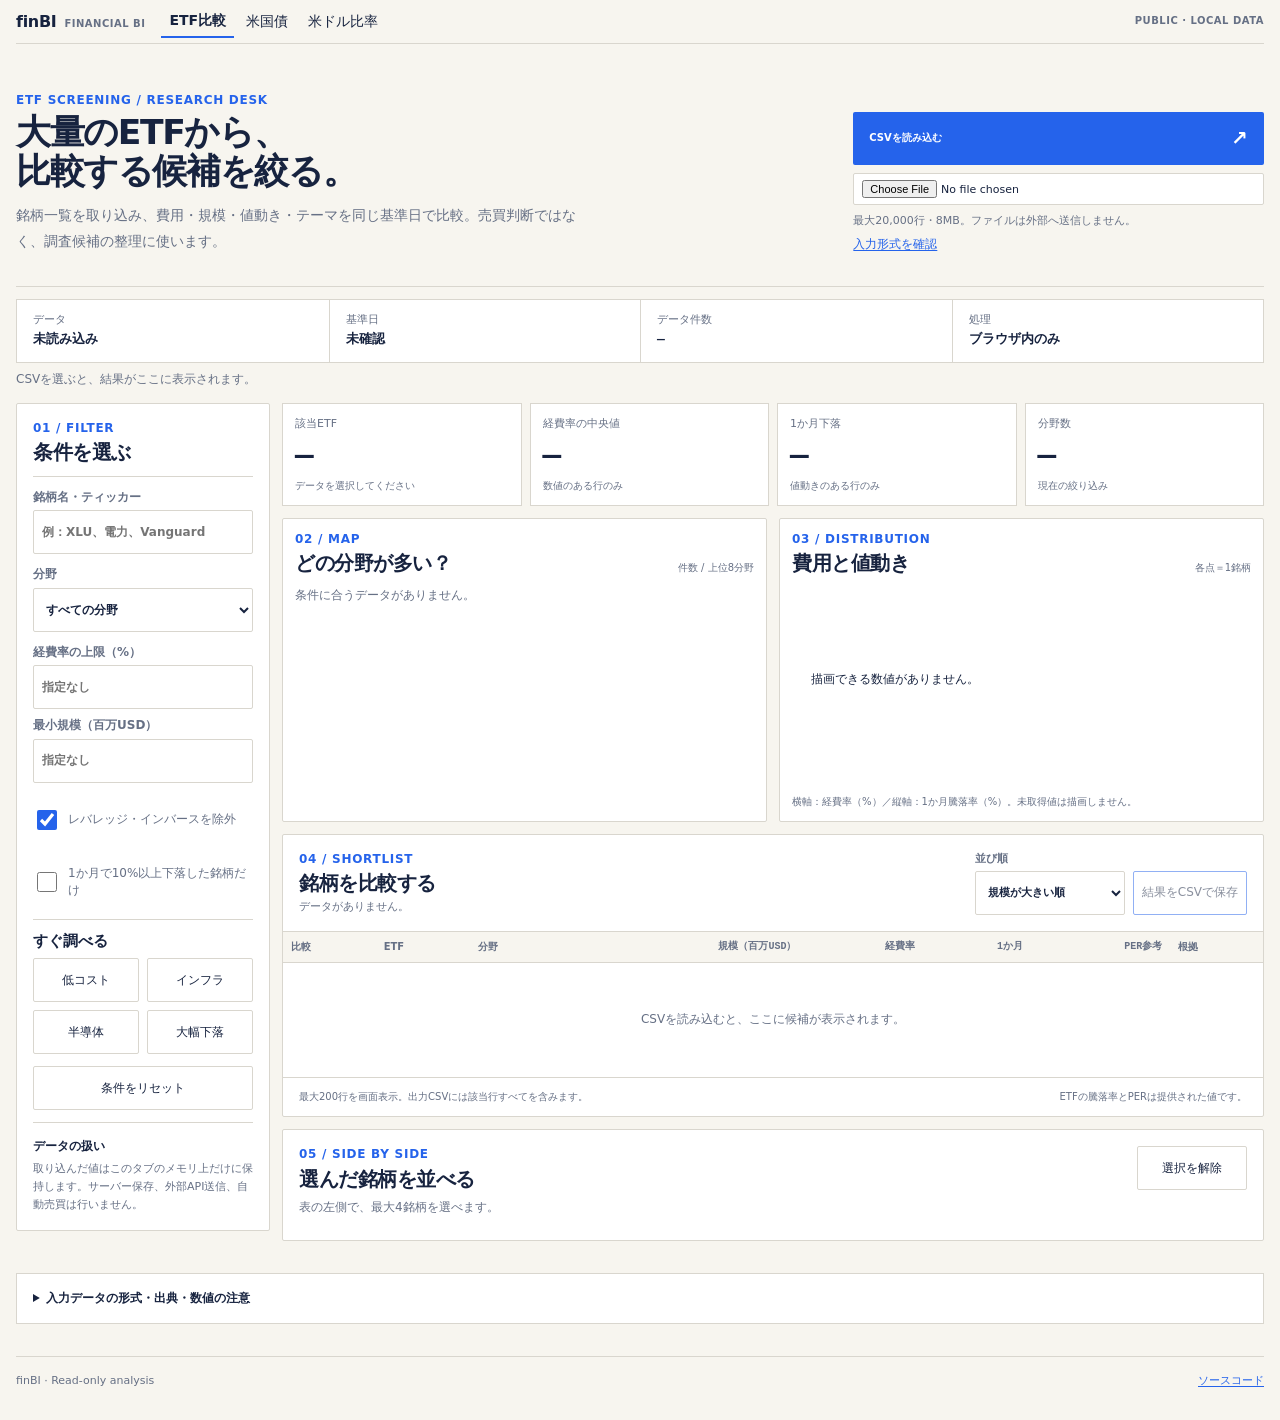
<file: web/screener.html>
<!doctype html>
<html lang="ja">
<head>
  <meta charset="utf-8">
  <meta name="viewport" content="width=device-width, initial-scale=1">
  <meta name="description" content="ETFを大量に読み込み、費用、規模、テーマ、値動きを絞り込んで比較。データはブラウザ内だけで処理します。">
  <meta name="theme-color" content="#F7F5EF" media="(prefers-color-scheme: light)">
  <meta name="theme-color" content="#0B0F17" media="(prefers-color-scheme: dark)">
  <title>ETFスクリーナー | finBI</title>
  <link rel="stylesheet" href="./styles.css">
  <link rel="stylesheet" href="./screener.css">
</head>
<body>
  <div class="shell screen-shell">
    <header class="appbar" aria-label="サイト案内">
      <div class="brand"><a href="./index.html" class="brand-home">finBI</a><span>Financial BI</span></div>
      <nav class="appnav" aria-label="分析画面">
        <a href="./screener.html" aria-current="page">ETF比較</a>
        <a href="./index.html#rates-desk">米国債</a>
        <a href="./index.html#fx-desk">米ドル比率</a>
      </nav>
      <span class="publication-state">PUBLIC · LOCAL DATA</span>
    </header>

    <main>
      <section class="screen-intro" aria-labelledby="screen-title">
        <div>
          <p class="eyebrow">ETF SCREENING / RESEARCH DESK</p>
          <h1 id="screen-title">大量のETFから、<br>比較する候補を絞る。</h1>
          <p class="screen-lead">銘柄一覧を取り込み、費用・規模・値動き・テーマを同じ基準日で比較。売買判断ではなく、調査候補の整理に使います。</p>
        </div>
        <div class="screen-intro-action">
          <label class="file-button" for="data-file">CSVを読み込む <span aria-hidden="true">↗</span></label>
          <input id="data-file" type="file" accept=".csv,text/csv" aria-describedby="file-help">
          <p id="file-help">最大20,000行・8MB。ファイルは外部へ送信しません。</p>
          <a id="template-link" href="#data-format">入力形式を確認</a>
        </div>
      </section>

      <section class="data-strip" aria-label="読み込んだデータの状態">
        <div><span>データ</span><strong id="dataset-label">未読み込み</strong></div>
        <div><span>基準日</span><strong id="as-of-label">未確認</strong></div>
        <div><span>データ件数</span><strong id="source-count">—</strong></div>
        <div><span>処理</span><strong>ブラウザ内のみ</strong></div>
      </section>
      <p id="load-message" class="feedback-line" role="status" aria-live="polite">CSVを選ぶと、結果がここに表示されます。</p>

      <section class="screen-workspace" aria-label="ETFの絞り込みと結果">
        <aside class="filters card" aria-labelledby="filter-title">
          <div class="filters-top"><p class="eyebrow">01 / FILTER</p><h2 id="filter-title">条件を選ぶ</h2></div>
          <label for="search">銘柄名・ティッカー
            <input id="search" type="search" placeholder="例：XLU、電力、Vanguard" autocomplete="off">
          </label>
          <label for="sector">分野
            <select id="sector"><option value="">すべての分野</option></select>
          </label>
          <div class="filter-split">
            <label for="max-fee">経費率の上限（%）
              <input id="max-fee" type="number" min="0" step="0.01" placeholder="指定なし">
            </label>
            <label for="min-size">最小規模（百万USD）
              <input id="min-size" type="number" min="0" step="100" placeholder="指定なし">
            </label>
          </div>
          <label class="check-line" for="long-only"><input id="long-only" type="checkbox" checked>レバレッジ・インバースを除外</label>
          <label class="check-line" for="drawdown"><input id="drawdown" type="checkbox">1か月で10%以上下落した銘柄だけ</label>
          <div class="preset-block">
            <h3>すぐ調べる</h3>
            <div class="preset-grid" role="group" aria-label="絞り込みの例">
              <button type="button" data-preset="lowfee">低コスト</button>
              <button type="button" data-preset="infra">インフラ</button>
              <button type="button" data-preset="semis">半導体</button>
              <button type="button" data-preset="drawdown">大幅下落</button>
            </div>
          </div>
          <button class="clear-button" id="reset" type="button">条件をリセット</button>
          <div class="privacy-note"><strong>データの扱い</strong><p>取り込んだ値はこのタブのメモリ上だけに保持します。サーバー保存、外部API送信、自動売買は行いません。</p></div>
        </aside>

        <div class="results">
          <section class="result-summary" aria-label="絞り込み結果の要約">
            <div class="kpi"><span>該当ETF</span><strong id="metric-count">—</strong><small id="metric-count-sub">データを選択してください</small></div>
            <div class="kpi"><span>経費率の中央値</span><strong id="metric-fee">—</strong><small>数値のある行のみ</small></div>
            <div class="kpi"><span>1か月下落</span><strong id="metric-decliners">—</strong><small id="metric-decliners-sub">値動きのある行のみ</small></div>
            <div class="kpi"><span>分野数</span><strong id="metric-sectors">—</strong><small>現在の絞り込み</small></div>
          </section>

          <section class="insight-grid" aria-label="分布の可視化">
            <article class="card insight-card">
              <div class="insight-heading"><div><p class="eyebrow">02 / MAP</p><h2>どの分野が多い？</h2></div><span>件数 / 上位8分野</span></div>
              <div id="sector-chart" class="sector-chart" role="img" aria-label="該当ETFの分野別件数">データを読み込むと表示されます。</div>
            </article>
            <article class="card insight-card">
              <div class="insight-heading"><div><p class="eyebrow">03 / DISTRIBUTION</p><h2>費用と値動き</h2></div><span>各点＝1銘柄</span></div>
              <svg id="fee-chart" viewBox="0 0 480 210" role="img" aria-label="経費率と1か月騰落率の散布図"><title>経費率と1か月騰落率</title></svg>
              <p class="chart-explain">横軸：経費率（%）／縦軸：1か月騰落率（%）。未取得値は描画しません。</p>
            </article>
          </section>

          <section class="card table-section" aria-labelledby="table-title">
            <div class="table-toolbar">
              <div><p class="eyebrow">04 / SHORTLIST</p><h2 id="table-title">銘柄を比較する</h2><p id="table-status" class="table-caption" role="status">データがありません。</p></div>
              <div class="table-actions">
                <label for="sort">並び順
                  <select id="sort"><option value="size">規模が大きい順</option><option value="fee">経費率が低い順</option><option value="m1">1か月上昇順</option><option value="m1asc">1か月下落順</option><option value="pe">PER参考が低い順</option></select>
                </label>
                <button id="export" type="button" disabled>結果をCSVで保存</button>
              </div>
            </div>
            <div class="table-scroll">
              <table class="etf-table"><thead><tr><th scope="col">比較</th><th scope="col">ETF</th><th scope="col">分野</th><th scope="col" class="numeric">規模（百万USD）</th><th scope="col" class="numeric">経費率</th><th scope="col" class="numeric">1か月</th><th scope="col" class="numeric">PER参考</th><th scope="col">根拠</th></tr></thead><tbody id="table-body"><tr><td colspan="8" class="table-empty">CSVを読み込むと、ここに候補が表示されます。</td></tr></tbody></table>
            </div>
            <div class="table-foot"><span id="row-limit-note">最大200行を画面表示。出力CSVには該当行すべてを含みます。</span><span>ETFの騰落率とPERは提供された値です。</span></div>
          </section>

          <section class="card compare-card" aria-labelledby="compare-title">
            <div class="compare-head"><div><p class="eyebrow">05 / SIDE BY SIDE</p><h2 id="compare-title">選んだ銘柄を並べる</h2></div><button id="clear-selected" type="button">選択を解除</button></div>
            <p id="compare-help">表の左側で、最大4銘柄を選べます。</p>
            <div id="compare-grid" class="compare-grid" aria-live="polite"></div>
          </section>
        </div>
      </section>

      <details class="format-drawer" id="data-format"><summary>入力データの形式・出典・数値の注意</summary>
        <div class="format-content">
          <p>ExcelなどからCSV（UTF-8）で保存して読み込みます。必要な列は「ティッカー」「商品名」「分野」「基準日」。基準日は同一のYYYY-MM-DDにしてください。</p>
          <p>任意列：「参考規模(百万USD)」「経費率(%)」「ベータ」「1か月騰落率(%)」「1年騰落率(%)」「年初来騰落率(%)」「ETF PER参考」「形態」「商品条件点」「調査区分」「出典URL」「注意事項」。空欄は未取得のまま扱います。</p>
          <p>参考規模の意味、PER算出法、騰落率が分配金込みかどうかは元データ提供者に依存します。異なる定義・通貨を混ぜたデータの比較は行わないでください。結果の中央値は表示用の計算であり、投資推奨や将来収益の予測ではありません。</p>
          <p>出典は元CSVの「出典URL」を銘柄ごとに示します。検証対象の元データは利用者自身が管理し、この公開サイトには保存されません。</p>
          <button id="template" type="button">CSVの空テンプレートを保存</button>
        </div>
      </details>
    </main>
    <footer class="screen-footer"><span>finBI · Read-only analysis</span><a href="https://github.com/KAFKA2306/finBI">ソースコード</a></footer>
  </div>
  <script type="module" src="./screener.js"></script>
</body>
</html>
</file>
<file: web/styles.css>
@import url("./design-tokens.css");

:root {
  color-scheme: light dark;
  --bg: var(--k-color-canvas);
  --surface: var(--k-color-surface);
  --text: var(--k-color-foreground);
  --muted: var(--k-color-muted-foreground);
  --line: var(--k-color-border);
  --accent: var(--k-color-primary);
  font-family: var(--k-font-family-sans);
}

* { box-sizing: border-box; }

html {
  scroll-behavior: smooth;
  background: var(--bg);
  color: var(--text);
}

body {
  margin: 0;
  min-width: 0;
  min-height: 100vh;
  background: var(--bg);
  color: var(--text);
  font-size: var(--k-font-size-body);
  line-height: 1.45;
}

button,
select,
a,
input { font: inherit; }

button,
select,
input { min-height: var(--k-dimension-touch-target); }

a {
  color: var(--accent);
  text-underline-offset: 0.16em;
}

:focus-visible {
  outline: 2px solid var(--k-color-focus);
  outline-offset: 2px;
}

::selection {
  background: var(--k-color-accent);
  color: var(--text);
}

.shell {
  width: min(1440px, 100%);
  margin: 0 auto;
  padding: 0 var(--k-dimension-space4) var(--k-dimension-space4);
}

.appbar {
  min-height: var(--k-dimension-app-bar);
  display: grid;
  grid-template-columns: auto 1fr auto;
  gap: var(--k-dimension-space4);
  align-items: center;
  border-bottom: 1px solid var(--line);
  background: var(--bg);
}

.brand {
  display: flex;
  align-items: baseline;
  gap: var(--k-dimension-space2);
  white-space: nowrap;
}

.brand strong {
  font-size: 16px;
  letter-spacing: -0.02em;
}

.brand span,
.publication-state {
  color: var(--muted);
  font-size: 10px;
  font-weight: 700;
  letter-spacing: 0.05em;
  text-transform: uppercase;
}

.appnav {
  display: flex;
  gap: var(--k-dimension-space1);
}

.appnav a {
  min-height: var(--k-dimension-control-height);
  display: inline-flex;
  align-items: center;
  padding: 0 var(--k-dimension-space2);
  color: var(--text);
  text-decoration: none;
}

.appnav a:hover {
  background: var(--surface);
}

h1,
h2,
h3 {
  margin: 0;
  color: var(--text);
}

h1 {
  font-size: clamp(1.55rem, 2.7vw, 2.35rem);
  line-height: 1.04;
  letter-spacing: -0.04em;
}

h2 {
  font-size: var(--k-font-size-title);
  line-height: 1.15;
  letter-spacing: -0.025em;
}

h3 {
  font-size: 15px;
  line-height: 1.25;
}

.eyebrow {
  margin: 0 0 var(--k-dimension-space1);
  color: var(--accent);
  font-size: var(--k-font-size-small);
  font-weight: 800;
  letter-spacing: 0.06em;
  text-transform: uppercase;
}

.section-lead,
.surface-lead,
.decision-reason,
.chart-hint,
.status,
.story,
.schema-line,
.source-row,
.implementation-note {
  color: var(--muted);
}

.section-lead,
.surface-lead,
.decision-reason,
.chart-hint,
.status,
.story,
.implementation-note {
  font-size: 12px;
}

.card {
  border: 1px solid var(--line);
  border-radius: var(--k-dimension-radius);
  background: var(--surface);
}

.live-overview {
  display: grid;
  grid-template-columns: minmax(0, 1.65fr) minmax(280px, 0.8fr);
  gap: var(--k-dimension-space3);
  align-items: start;
  padding-top: var(--k-dimension-space3);
}

.decision-card {
  min-width: 0;
  padding: var(--k-dimension-space4);
}

.surface-header {
  display: flex;
  min-width: 0;
  align-items: flex-start;
  justify-content: space-between;
  gap: var(--k-dimension-space3);
}

.state-value {
  flex: 0 0 auto;
  border: 1px solid var(--line);
  padding: var(--k-dimension-space1) var(--k-dimension-space2);
  color: var(--text);
  font-family: var(--k-font-family-mono);
  font-size: 12px;
  font-weight: 700;
}

.surface-lead {
  margin: var(--k-dimension-space2) 0 0;
}

.decision-reason {
  min-height: 3.4em;
  margin: var(--k-dimension-space3) 0 0;
  border-left: 3px solid var(--accent);
  background: var(--bg);
  padding: var(--k-dimension-space2) var(--k-dimension-space3);
}

.decision-kpis {
  display: grid;
  grid-template-columns: repeat(3, minmax(0, 1fr));
  margin-top: var(--k-dimension-space3);
  border-block: 1px solid var(--line);
}

.decision-kpis > div {
  min-width: 0;
  padding: var(--k-dimension-space3);
}

.decision-kpis > div + div {
  border-left: 1px solid var(--line);
}

.decision-kpis span {
  display: block;
  color: var(--muted);
  font-size: 10px;
  font-weight: 700;
  letter-spacing: 0.03em;
  text-transform: uppercase;
}

.decision-kpis strong {
  display: block;
  margin-top: var(--k-dimension-space1);
  overflow-wrap: anywhere;
  font-family: var(--k-font-family-mono);
  font-size: clamp(1.25rem, 2.4vw, 2rem);
  font-variant-numeric: tabular-nums;
  letter-spacing: -0.04em;
  line-height: 1;
}

.surface-actions {
  display: flex;
  gap: var(--k-dimension-space2);
  margin-top: var(--k-dimension-space3);
}

.primary-link,
.secondary-link {
  min-height: var(--k-dimension-touch-target);
  display: inline-flex;
  align-items: center;
  justify-content: center;
  border: 1px solid var(--accent);
  border-radius: var(--k-dimension-radius);
  padding: 0 var(--k-dimension-space3);
  font-weight: 700;
  text-decoration: none;
}

.primary-link {
  background: var(--accent);
  color: var(--surface);
}

.secondary-link {
  background: var(--surface);
  color: var(--text);
}

.surface-footer {
  display: grid;
  gap: var(--k-dimension-space1);
  margin-top: var(--k-dimension-space3);
}

.surface-footer p {
  margin: 0;
}

.schema-line {
  font-size: 10px;
}

.schema-line strong {
  font-family: var(--k-font-family-mono);
  font-weight: 600;
}

.source-drawer {
  margin-top: var(--k-dimension-space2);
  border-top: 1px solid var(--line);
  padding-top: var(--k-dimension-space2);
}

.source-drawer summary,
.utility-drawer summary {
  cursor: pointer;
  color: var(--muted);
  font-size: 11px;
  font-weight: 700;
}

.source-row {
  margin: var(--k-dimension-space2) 0 0;
  font-size: var(--k-font-size-small);
}

.source-row a {
  white-space: nowrap;
}

.rates-decision {
  display: grid;
  align-content: start;
}

.rates-decision .surface-header {
  align-items: baseline;
}

.kicker {
  display: grid;
  justify-items: end;
  gap: 2px;
  color: var(--muted);
  text-align: right;
}

.kicker strong {
  color: var(--text);
  font-size: 11px;
}

.kicker span {
  font-size: 10px;
}

.chart-hint {
  margin: var(--k-dimension-space2) 0 0;
}

.chart-wrap {
  min-height: 240px;
  display: grid;
  align-items: center;
  margin-top: var(--k-dimension-space1);
}

#chart {
  width: 100%;
  height: 250px;
  overflow: visible;
  touch-action: manipulation;
}

.chart-grid {
  color: var(--k-color-border);
  stroke-width: 1;
}

.chart-line {
  color: var(--k-color-primary);
  stroke-width: 2;
  stroke-linecap: square;
  stroke-linejoin: round;
}

.chart-area {
  color: var(--k-color-accent);
  opacity: 0.09;
}

.chart-dot {
  color: var(--k-color-primary);
  stroke-width: 2;
  pointer-events: none;
}

.chart-dot.is-selected {
  color: var(--k-color-accent);
}

.chart-hit {
  color: var(--k-color-surface);
  opacity: 0;
  cursor: pointer;
}

.chart-hit:hover {
  color: var(--k-color-primary);
  opacity: 0.08;
}

.chart-label {
  color: var(--k-color-muted-foreground);
  font-family: var(--k-font-family-mono);
  font-size: 12px;
}

.chart-selected-label {
  color: var(--k-color-foreground);
  stroke-width: 4px;
  stroke-linejoin: round;
  paint-order: stroke;
  font-size: 12px;
  font-weight: 800;
}

.big-answer {
  display: grid;
  grid-template-columns: minmax(150px, auto) minmax(0, 1fr);
  gap: var(--k-dimension-space3);
  align-items: baseline;
  border-top: 1px solid var(--line);
  padding-top: var(--k-dimension-space2);
}

.big-answer .value {
  font-family: var(--k-font-family-mono);
  font-size: clamp(1.35rem, 2.7vw, 2.15rem);
  font-variant-numeric: tabular-nums;
  letter-spacing: -0.04em;
  line-height: 1;
}

.inline-compare {
  display: grid;
  grid-template-columns: minmax(0, 1fr) minmax(0, 1fr) auto;
  gap: var(--k-dimension-space2);
  align-items: end;
  margin-top: var(--k-dimension-space3);
}

label {
  display: grid;
  gap: var(--k-dimension-space1);
  color: var(--muted);
  font-size: 10px;
  font-weight: 700;
}

select,
input {
  width: 100%;
  border: 1px solid var(--line);
  border-radius: var(--k-dimension-radius);
  background: var(--surface);
  color: var(--text);
  padding: 6px var(--k-dimension-space2);
}

.primary {
  min-height: var(--k-dimension-touch-target);
  border: 1px solid var(--accent);
  border-radius: var(--k-dimension-radius);
  background: var(--accent);
  color: var(--surface);
  padding: 0 var(--k-dimension-space3);
  font-weight: 800;
  cursor: pointer;
}

.primary:disabled {
  cursor: progress;
  opacity: 0.55;
}

.status {
  margin: var(--k-dimension-space2) 0 0;
  min-height: 1.4em;
}

.support-grid {
  display: grid;
  grid-template-columns: 1fr;
  gap: var(--k-dimension-space3);
  margin-top: var(--k-dimension-space3);
}

.curve-card,
.rates-evidence {
  min-width: 0;
  padding: var(--k-dimension-space4);
}

.curve-card .big-answer {
  margin-top: var(--k-dimension-space3);
}

.evidence-heading {
  display: flex;
  align-items: end;
  justify-content: space-between;
  gap: var(--k-dimension-space3);
}

.meta {
  display: grid;
  grid-template-columns: repeat(2, minmax(0, 1fr));
  gap: var(--k-dimension-space2);
  margin: var(--k-dimension-space3) 0 0;
}

.meta div {
  min-width: 0;
  border-top: 1px solid var(--line);
  padding-top: var(--k-dimension-space2);
}

.meta dt {
  color: var(--muted);
  font-size: 9px;
  font-weight: 700;
  letter-spacing: 0.04em;
  text-transform: uppercase;
}

.meta dd {
  margin: 2px 0 0;
  overflow-wrap: anywhere;
  font-family: var(--k-font-family-mono);
  font-size: 10px;
}

.quick-picks {
  margin-top: var(--k-dimension-space3);
  border-top: 1px solid var(--line);
  padding-top: var(--k-dimension-space3);
}

.quick-picks p {
  margin: 0 0 var(--k-dimension-space2);
  font-size: 11px;
  font-weight: 700;
}

.chips {
  display: flex;
  flex-wrap: wrap;
  gap: var(--k-dimension-space1);
}

.chip {
  min-height: var(--k-dimension-touch-target);
  border: 1px solid var(--line);
  border-radius: var(--k-dimension-radius);
  background: var(--surface);
  color: var(--text);
  padding: 4px var(--k-dimension-space2);
  cursor: pointer;
}

.detail-section {
  display: grid;
  gap: var(--k-dimension-space3);
  margin-top: calc(var(--k-dimension-space4) * 2);
  scroll-margin-top: var(--k-dimension-space4);
}

.section-heading {
  display: grid;
  grid-template-columns: minmax(240px, 0.8fr) minmax(0, 1.2fr);
  gap: var(--k-dimension-space4);
  align-items: end;
  border-bottom: 1px solid var(--line);
  padding-bottom: var(--k-dimension-space2);
}

.section-heading .section-lead {
  margin: 0;
}

.dashboard {
  display: grid;
  grid-template-columns: minmax(0, 1fr) minmax(0, 1fr);
  gap: var(--k-dimension-space3);
  align-items: start;
}

.utility-drawer {
  margin-top: calc(var(--k-dimension-space4) * 2);
  border: 1px solid var(--line);
  border-radius: var(--k-dimension-radius);
  background: var(--surface);
  padding: var(--k-dimension-space3) var(--k-dimension-space4);
}

.utility-content {
  display: grid;
  gap: var(--k-dimension-space4);
  margin-top: var(--k-dimension-space3);
  border-top: 1px solid var(--line);
  padding-top: var(--k-dimension-space3);
}

.ask-panel {
  display: grid;
  grid-template-columns: minmax(220px, 0.75fr) minmax(0, 1.25fr);
  gap: var(--k-dimension-space3);
}

.ask-panel > div:first-child {
  display: grid;
  align-content: start;
  gap: var(--k-dimension-space1);
}

.ask-panel .section-lead {
  margin: 0;
}

.ask-row {
  display: grid;
  grid-template-columns: minmax(0, 1fr) auto;
  gap: var(--k-dimension-space2);
  align-items: end;
}

.question-results {
  grid-column: 2;
  display: grid;
  gap: var(--k-dimension-space1);
  min-height: 1.4em;
  color: var(--muted);
  font-size: var(--k-font-size-small);
}

.route-result {
  display: grid;
  gap: var(--k-dimension-space1);
  border: 1px solid var(--line);
  border-radius: var(--k-dimension-radius);
  background: var(--surface);
  padding: var(--k-dimension-space2);
}

.route-result p {
  margin: 0;
  color: var(--muted);
  font-size: 11px;
}

.route-result-top {
  display: flex;
  flex-wrap: wrap;
  gap: var(--k-dimension-space2);
}

.route-badge,
.route-desk,
.route-state {
  font-size: 9px;
  font-weight: 800;
  letter-spacing: 0.04em;
  text-transform: uppercase;
}

.route-badge {
  background: var(--accent);
  color: var(--surface);
  padding: 2px 5px;
}

.route-desk,
.route-state {
  color: var(--muted);
}

.implementation-note p {
  margin: 0;
}

.implementation-note p + p {
  margin-top: var(--k-dimension-space2);
}

code {
  font-family: var(--k-font-family-mono);
}

@media (max-width: 900px) {
  .shell {
    padding-inline: var(--k-dimension-space3);
  }

  .live-overview,
  .support-grid,
  .dashboard,
  .section-heading,
  .ask-panel {
    grid-template-columns: 1fr;
  }

  .question-results {
    grid-column: 1;
  }

  .rates-decision {
    scroll-margin-top: var(--k-dimension-space3);
  }
}

@media (max-width: 560px) {
  .shell {
    padding-inline: var(--k-dimension-space2);
  }

  .appbar {
    grid-template-columns: 1fr auto;
    gap: var(--k-dimension-space2);
  }

  .brand span {
    display: none;
  }

  .appnav {
    justify-self: end;
  }

  .publication-state {
    grid-column: 1 / -1;
    border-top: 1px solid var(--line);
    padding: var(--k-dimension-space1) 0;
  }

  .live-overview {
    padding-top: var(--k-dimension-space2);
    gap: var(--k-dimension-space2);
  }

  .decision-card,
  .curve-card,
  .rates-evidence {
    padding: var(--k-dimension-space3);
  }

  .decision-kpis > div {
    padding: var(--k-dimension-space2);
  }

  .decision-kpis strong {
    font-size: 1.15rem;
  }

  .surface-actions {
    display: grid;
    grid-template-columns: 1fr 1fr;
  }

  .rates-decision .surface-header {
    display: grid;
    gap: var(--k-dimension-space1);
  }

  .rates-decision .kicker {
    justify-items: start;
    text-align: left;
  }

  .chart-wrap {
    min-height: 200px;
  }

  #chart {
    height: 210px;
  }

  .big-answer {
    grid-template-columns: 1fr;
    gap: var(--k-dimension-space1);
  }

  .inline-compare {
    grid-template-columns: 1fr 1fr;
  }

  .inline-compare .primary {
    grid-column: 1 / -1;
  }

  .meta {
    grid-template-columns: 1fr 1fr;
  }

  .ask-row {
    grid-template-columns: 1fr;
  }
}

@media (prefers-reduced-motion: reduce) {
  html {
    scroll-behavior: auto;
  }

  *,
  *::before,
  *::after {
    animation-duration: 0.01ms !important;
    animation-iteration-count: 1 !important;
    transition-duration: 0.01ms !important;
  }
}

[hidden] {
  display: none !important;
}

.rates-presets {
  margin: var(--k-dimension-space2) 0 var(--k-dimension-space3);
}

.curve-summary {
  margin-top: var(--k-dimension-space3);
}

.curve-summary h2 {
  margin-bottom: var(--k-dimension-space2);
}

.curve-summary .big-answer {
  grid-template-columns: 1fr;
}

.curve-summary .value {
  font-size: var(--k-font-size-title);
}

.fx-data-needed {
  padding-inline-start: var(--k-dimension-space4);
}

/* Screening is a first-class decision view; values come from the canonical design tokens. */
.screening-entry {
  display: grid;
  grid-template-columns: minmax(0,1fr) auto;
  gap: var(--k-dimension-space4);
  align-items: center;
  margin-top: var(--k-dimension-space3);
  padding: var(--k-dimension-space4);
}
.screening-entry p:not(.eyebrow) {
  margin: var(--k-dimension-space2) 0 0;
  font-size: var(--k-font-size-small);
  color: var(--k-color-muted-foreground);
}
.screening-entry .primary-link { white-space: nowrap; }
@media (max-width: 560px) {
  .screening-entry { grid-template-columns: 1fr; }
}
</file>
<file: web/screener.css>
/* Finance-specific composition. Visual constants are owned by the locked kafka-design tokens. */
.brand-home { color: var(--text); text-decoration:none; font-weight:800; font-size:16px; letter-spacing:-0.02em; }
.appnav a[aria-current="page"] { border-bottom:2px solid var(--k-color-primary); font-weight:750; }
.screen-intro { display:grid; grid-template-columns:minmax(0,1.5fr) minmax(260px,.75fr); gap:var(--k-dimension-space4); align-items:end; padding:calc(var(--k-dimension-space4) * 3) 0 calc(var(--k-dimension-space4) * 2); border-bottom:1px solid var(--k-color-border); }
.screen-intro h1 { max-width:700px; line-height:1.13; }
.screen-lead { max-width:65ch; margin:var(--k-dimension-space3) 0 0; color:var(--k-color-muted-foreground); line-height:1.8; }
.screen-intro-action { display:grid; justify-items:stretch; gap:var(--k-dimension-space2); }
.file-button { display:flex; justify-content:space-between; align-items:center; min-height:var(--k-dimension-touch-target); padding:var(--k-dimension-space3) var(--k-dimension-space4); background:var(--k-color-primary); color:var(--k-color-surface); border-radius:var(--k-dimension-radius); font-weight:700; cursor:pointer; }
.file-button span { font-size:20px; }
.file-button:focus-within,.file-button:hover { filter:brightness(.95); }
#data-file { width:100%; max-width:100%; font-size:11px; min-height:auto; }
.screen-intro-action p { color:var(--k-color-muted-foreground); margin:0; font-size:11px; }
.screen-intro-action a { font-size:12px; }
.data-strip { display:grid; grid-template-columns:repeat(4,minmax(0,1fr)); gap:0; background:var(--k-color-surface); border:1px solid var(--k-color-border); margin-top:var(--k-dimension-space3); }
.data-strip>div { min-width:0; padding:var(--k-dimension-space3) var(--k-dimension-space4); }
.data-strip>div+div { border-left:1px solid var(--k-color-border); }
.data-strip span,.kpi span { display:block; font-size:11px; color:var(--k-color-muted-foreground); }
.data-strip strong { font-family:var(--k-font-family-mono); font-size:13px; overflow-wrap:anywhere; }
.feedback-line { min-height:20px; margin:var(--k-dimension-space2) 0 var(--k-dimension-space3); font-size:12px; color:var(--k-color-muted-foreground); }
.feedback-line.is-error { color:var(--k-color-danger); font-weight:700; }
.screen-workspace { display:grid; grid-template-columns:254px minmax(0,1fr); gap:var(--k-dimension-space3); align-items:start; }
.filters { padding:var(--k-dimension-space4); display:grid; gap:var(--k-dimension-space3); position:static; }
.filters-top { border-bottom:1px solid var(--k-color-border); padding-bottom:var(--k-dimension-space3); }
.filters label { display:grid; gap:var(--k-dimension-space1); font-size:12px; font-weight:650; }
.filters input:not([type="checkbox"]),.filters select,.table-toolbar select { width:100%; min-width:0; padding:0 var(--k-dimension-space2); border:1px solid var(--k-color-border); border-radius:var(--k-dimension-radius); color:var(--k-color-foreground); background:var(--k-color-surface); }
.filter-split { display:grid; gap:var(--k-dimension-space2); }
.filters .check-line { display:flex; align-items:center; gap:var(--k-dimension-space2); cursor:pointer; font-weight:500; line-height:1.4; }
.check-line input { width:20px; height:20px; accent-color:var(--k-color-primary); flex:0 0 20px; }
.preset-block { border-top:1px solid var(--k-color-border); padding-top:var(--k-dimension-space3); }
.preset-block h3 { margin-bottom:var(--k-dimension-space2); }
.preset-grid { display:grid; grid-template-columns:1fr 1fr; gap:var(--k-dimension-space2); }
.preset-grid button,.clear-button,.table-actions button,.compare-head button,.format-content button { min-height:var(--k-dimension-touch-target); padding:var(--k-dimension-space2); border-radius:var(--k-dimension-radius); border:1px solid var(--k-color-border); color:var(--k-color-foreground); background:var(--k-color-surface); font:inherit; font-size:12px; cursor:pointer; }
.preset-grid button:hover,.clear-button:hover,.table-actions button:hover:not(:disabled),.compare-head button:hover { border-color:var(--k-color-primary); }
.clear-button { text-align:center; }
.privacy-note { border-top:1px solid var(--k-color-border); padding-top:var(--k-dimension-space3); }
.privacy-note strong { font-size:12px; }
.privacy-note p { font-size:11px; line-height:1.65; color:var(--k-color-muted-foreground); margin:var(--k-dimension-space1) 0 0; }
.results { min-width:0; display:grid; gap:var(--k-dimension-space3); }
.result-summary { display:grid; grid-template-columns:repeat(4,minmax(0,1fr)); gap:var(--k-dimension-space2); }
.kpi { border:1px solid var(--k-color-border); background:var(--k-color-surface); padding:var(--k-dimension-space3); min-width:0; }
.kpi strong { display:block; margin:var(--k-dimension-space2) 0; font:700 clamp(20px,2.5vw,31px) var(--k-font-family-mono); line-height:1; font-variant-numeric:tabular-nums; }
.kpi small { display:block; font-size:10px; color:var(--k-color-muted-foreground); }
.insight-grid { display:grid; grid-template-columns:1fr 1fr; gap:var(--k-dimension-space3); }
.insight-card { min-width:0; padding:var(--k-dimension-space3); }
.insight-heading { display:flex; justify-content:space-between; align-items:flex-end; gap:var(--k-dimension-space2); margin-bottom:var(--k-dimension-space3); }
.insight-heading span { color:var(--k-color-muted-foreground); font-size:10px; text-align:right; }
.sector-chart { min-height:190px; display:grid; align-content:start; gap:var(--k-dimension-space2); color:var(--k-color-muted-foreground); font-size:12px; }
.sector-bar-row { display:grid; grid-template-columns:minmax(76px,1fr) minmax(50px,2.4fr) 26px; align-items:center; gap:var(--k-dimension-space2); font-size:11px; color:var(--k-color-foreground); }
.sector-bar-row .bar { height:12px; background:var(--k-color-canvas); border:1px solid var(--k-color-border); }
.sector-bar-row .bar span { display:block; height:100%; background:var(--k-color-primary); }
.sector-bar-row strong { text-align:right; font-variant-numeric:tabular-nums; font-family:var(--k-font-family-mono); }
svg[id="fee-chart"] { width:100%; height:auto; min-height:185px; overflow:visible; }
.chart-explain { color:var(--k-color-muted-foreground); font-size:10px; line-height:1.5; margin:0; }
.table-section { min-width:0; overflow:hidden; }
.table-toolbar { display:flex; justify-content:space-between; align-items:flex-end; gap:var(--k-dimension-space3); padding:var(--k-dimension-space4); }
.table-caption { color:var(--k-color-muted-foreground); font-size:11px; margin:var(--k-dimension-space1) 0 0; }
.table-actions { display:flex; align-items:end; gap:var(--k-dimension-space2); }
.table-actions label { display:grid; gap:var(--k-dimension-space1); font-size:11px; color:var(--k-color-muted-foreground); }
.table-actions select { min-width:150px; }
.table-actions button { white-space:nowrap; border-color:var(--k-color-primary); }
.table-actions button:disabled { opacity:.5; cursor:not-allowed; }
.table-scroll { overflow-x:auto; max-height:700px; }
.etf-table { width:100%; border-collapse:collapse; white-space:nowrap; text-align:left; font-size:12px; }
.etf-table thead th { position:sticky; top:0; background:var(--k-color-canvas); border-block:1px solid var(--k-color-border); padding:var(--k-dimension-space2); font-size:10px; color:var(--k-color-muted-foreground); z-index:1; }
.etf-table td { height:var(--k-dimension-table-row); padding:var(--k-dimension-space2); border-bottom:1px solid var(--k-color-border); }
.etf-table .numeric { text-align:right; font-variant-numeric:tabular-nums; font-family:var(--k-font-family-mono); }
.etf-table .numeric.down { color:var(--k-color-danger); }
.etf-table .numeric.up { color:var(--k-color-success); }
.etf-table td.name-cell { min-width:180px; max-width:240px; white-space:normal; }
.name-cell strong { display:block; font-family:var(--k-font-family-mono); font-size:12px; }
.name-cell span { display:block; color:var(--k-color-muted-foreground); font-size:10px; line-height:1.4; }
.etf-table td.check-cell { text-align:center; }
.etf-table input[type="checkbox"] { width:18px; height:18px; accent-color:var(--k-color-primary); cursor:pointer; }
.etf-table tbody tr:hover { background:var(--k-color-canvas); }
.table-empty { text-align:center; padding:calc(var(--k-dimension-space4) * 3) !important; color:var(--k-color-muted-foreground); }
.etf-table td a { font-weight:600; }
.table-foot { display:flex; justify-content:space-between; gap:var(--k-dimension-space2); flex-wrap:wrap; padding:var(--k-dimension-space3) var(--k-dimension-space4); font-size:10px; color:var(--k-color-muted-foreground); }
.compare-card { padding:var(--k-dimension-space4); }
.compare-head { display:flex; justify-content:space-between; align-items:center; gap:var(--k-dimension-space2); }
.compare-head button { min-width:110px; }
#compare-help { margin:var(--k-dimension-space2) 0; color:var(--k-color-muted-foreground); font-size:12px; }
.compare-grid { display:grid; grid-template-columns:repeat(4,minmax(0,1fr)); gap:var(--k-dimension-space2); }
.compare-tile { padding:var(--k-dimension-space3); background:var(--k-color-canvas); border:1px solid var(--k-color-border); min-width:0; }
.compare-tile h3 { margin-bottom:var(--k-dimension-space2); font-family:var(--k-font-family-mono); }
.compare-tile dl { margin:0; display:grid; gap:6px; }
.compare-tile dl div { display:flex; justify-content:space-between; gap:var(--k-dimension-space1); font-size:11px; border-top:1px solid var(--k-color-border); padding-top:6px; }
.compare-tile dt { color:var(--k-color-muted-foreground); }
.compare-tile dd { margin:0; font-family:var(--k-font-family-mono); text-align:right; }
.format-drawer { margin-top:calc(var(--k-dimension-space4) * 2); border:1px solid var(--k-color-border); background:var(--k-color-surface); padding:var(--k-dimension-space4); }
.format-drawer summary { font-size:12px; font-weight:700; cursor:pointer; }
.format-content { margin-top:var(--k-dimension-space3); font-size:12px; line-height:1.7; }
.format-content p { max-width:100ch; }
.screen-footer { display:flex; justify-content:space-between; padding:var(--k-dimension-space4) 0; margin-top:calc(var(--k-dimension-space4) * 2); border-top:1px solid var(--k-color-border); color:var(--k-color-muted-foreground); font-size:11px; }
@media (max-width:1080px) { .screen-workspace { grid-template-columns:225px minmax(0,1fr); } .insight-grid { grid-template-columns:1fr; } }
@media (max-width:820px) { .screen-intro { grid-template-columns:1fr; } .screen-workspace { grid-template-columns:1fr; } .filters { position:static; grid-template-columns:repeat(2,minmax(0,1fr)); } .filters-top,.preset-block,.privacy-note { grid-column:1/-1; } .result-summary { grid-template-columns:repeat(2,minmax(0,1fr)); } .compare-grid { grid-template-columns:repeat(2,minmax(0,1fr)); } }
@media (max-width:560px) { .screen-intro { padding:var(--k-dimension-space4) 0; } .data-strip { grid-template-columns:1fr 1fr; } .data-strip>div:nth-child(3) { border-left:0; border-top:1px solid var(--k-color-border); } .data-strip>div:nth-child(4) { border-top:1px solid var(--k-color-border); } .table-toolbar { display:grid; } .table-actions { flex-wrap:wrap; } .filters { display:grid; grid-template-columns:1fr; } .filters-top,.preset-block,.privacy-note { grid-column:auto; } .compare-grid { grid-template-columns:1fr 1fr; } .screen-intro h1 { font-size:clamp(1.45rem,5.5vw,2rem); } }

/* Keep the filter panel sticky only when the whole panel fits in the viewport. */
@media (min-width:821px) and (min-height:1100px) { .filters { position:sticky; top:var(--k-dimension-space3); } }
</file>
